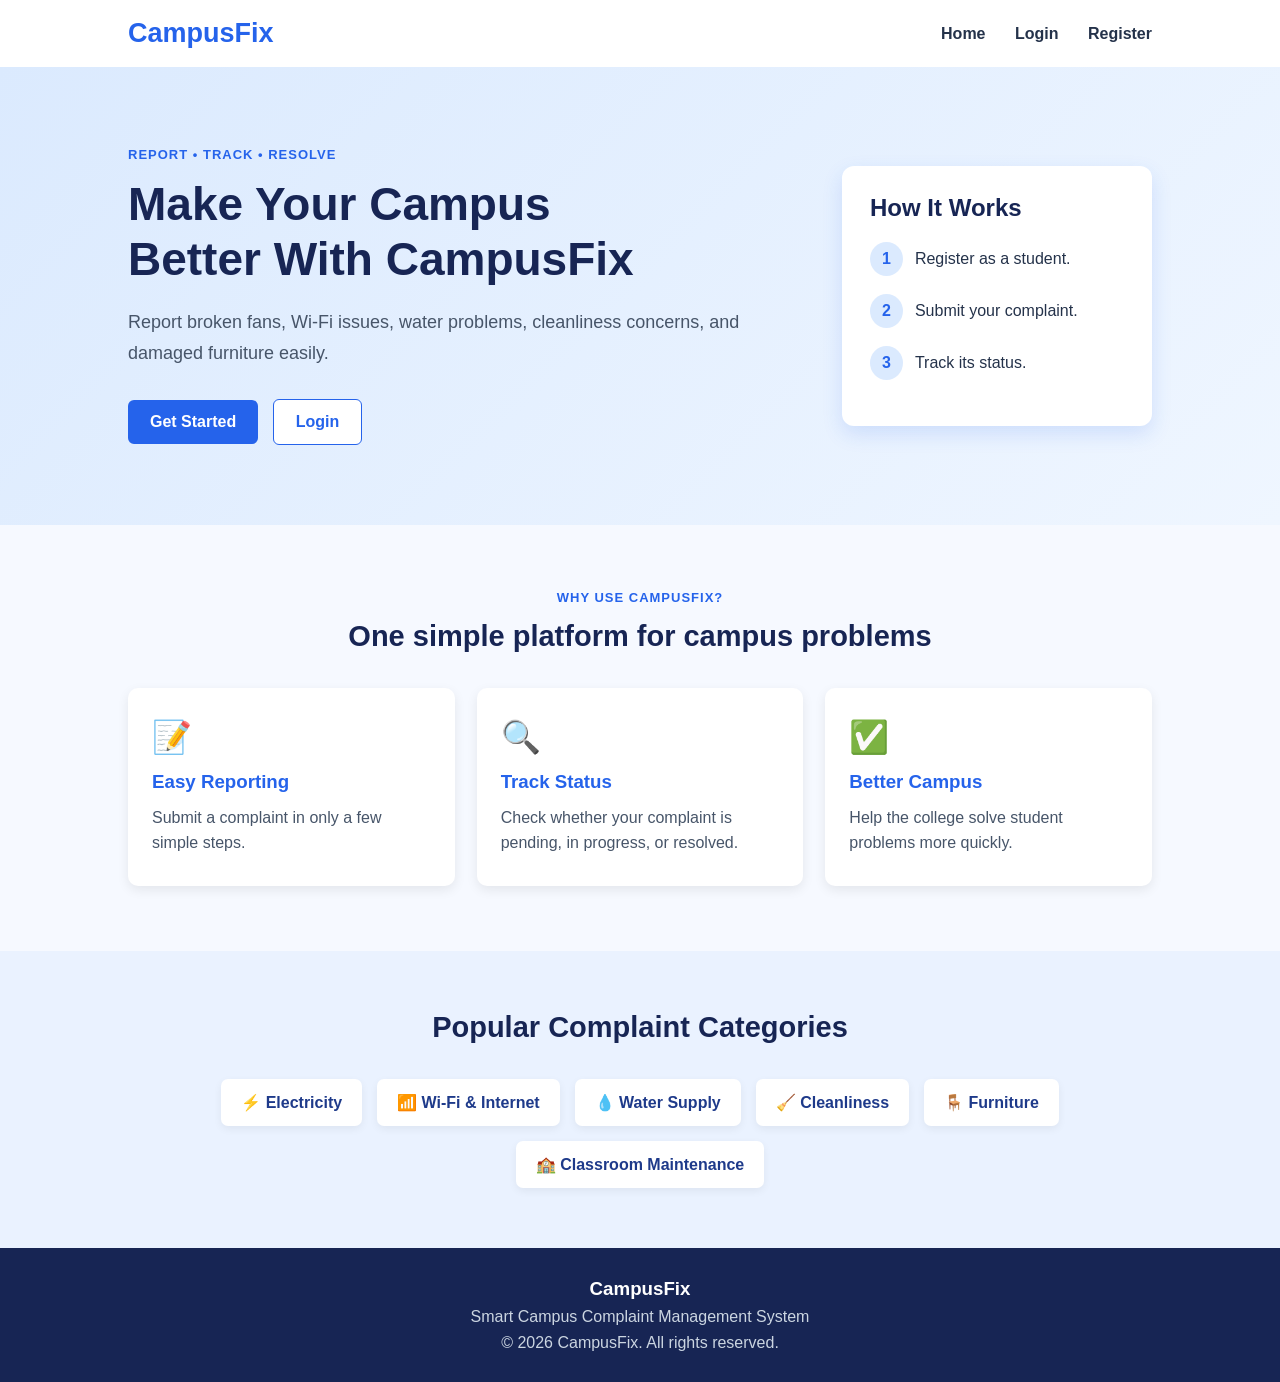
<file: Html/index.html>
<!DOCTYPE html>
<html lang="en">
<head>
    <meta charset="UTF-8">
    <meta name="viewport" content="width=device-width, initial-scale=1.0">
    <title>CampusFix</title>
    <link rel="stylesheet" href="../css/style.css">
</head>
<body>

    <!-- Navigation bar -->
    <header>
        <h2>CampusFix</h2>

        <nav>
            <a href="index.html">Home</a>
            <a href="login.html">Login</a>
            <a href="register.html">Register</a>
        </nav>
    </header>

    <!-- Main welcome section -->
    <section class="hero">
        <div class="hero-text">
            <p class="tag">REPORT • TRACK • RESOLVE</p>

            <h1>Make Your Campus<br>Better With CampusFix</h1>

            <p>
                Report broken fans, Wi-Fi issues, water problems,
                cleanliness concerns, and damaged furniture easily.
            </p>

            <a class="button" href="register.html">Get Started</a>
            <a class="login-button" href="login.html">Login</a>
        </div>

        <div class="box">
            <h2>How It Works</h2>

            <div class="step">
                <span>1</span>
                <p>Register as a student.</p>
            </div>

            <div class="step">
                <span>2</span>
                <p>Submit your complaint.</p>
            </div>

            <div class="step">
                <span>3</span>
                <p>Track its status.</p>
            </div>
        </div>
    </section>

    <!-- Main features -->
    <section class="features">
        <p class="section-tag">WHY USE CAMPUSFIX?</p>
        <h2>One simple platform for campus problems</h2>

        <div class="cards">
            <div class="card">
                <div class="icon">📝</div>
                <h3>Easy Reporting</h3>
                <p>Submit a complaint in only a few simple steps.</p>
            </div>

            <div class="card">
                <div class="icon">🔍</div>
                <h3>Track Status</h3>
                <p>Check whether your complaint is pending, in progress, or resolved.</p>
            </div>

            <div class="card">
                <div class="icon">✅</div>
                <h3>Better Campus</h3>
                <p>Help the college solve student problems more quickly.</p>
            </div>
        </div>
    </section>

    <!-- Complaint categories -->
    <section class="categories">
        <h2>Popular Complaint Categories</h2>

        <div class="category-list">
            <div>⚡ Electricity</div>
            <div>📶 Wi-Fi & Internet</div>
            <div>💧 Water Supply</div>
            <div>🧹 Cleanliness</div>
            <div>🪑 Furniture</div>
            <div>🏫 Classroom Maintenance</div>
        </div>
    </section>

    <footer>
        <h3>CampusFix</h3>
        <p>Smart Campus Complaint Management System</p>
        <p>© 2026 CampusFix. All rights reserved.</p>
    </footer>

</body>
</html>
</file>
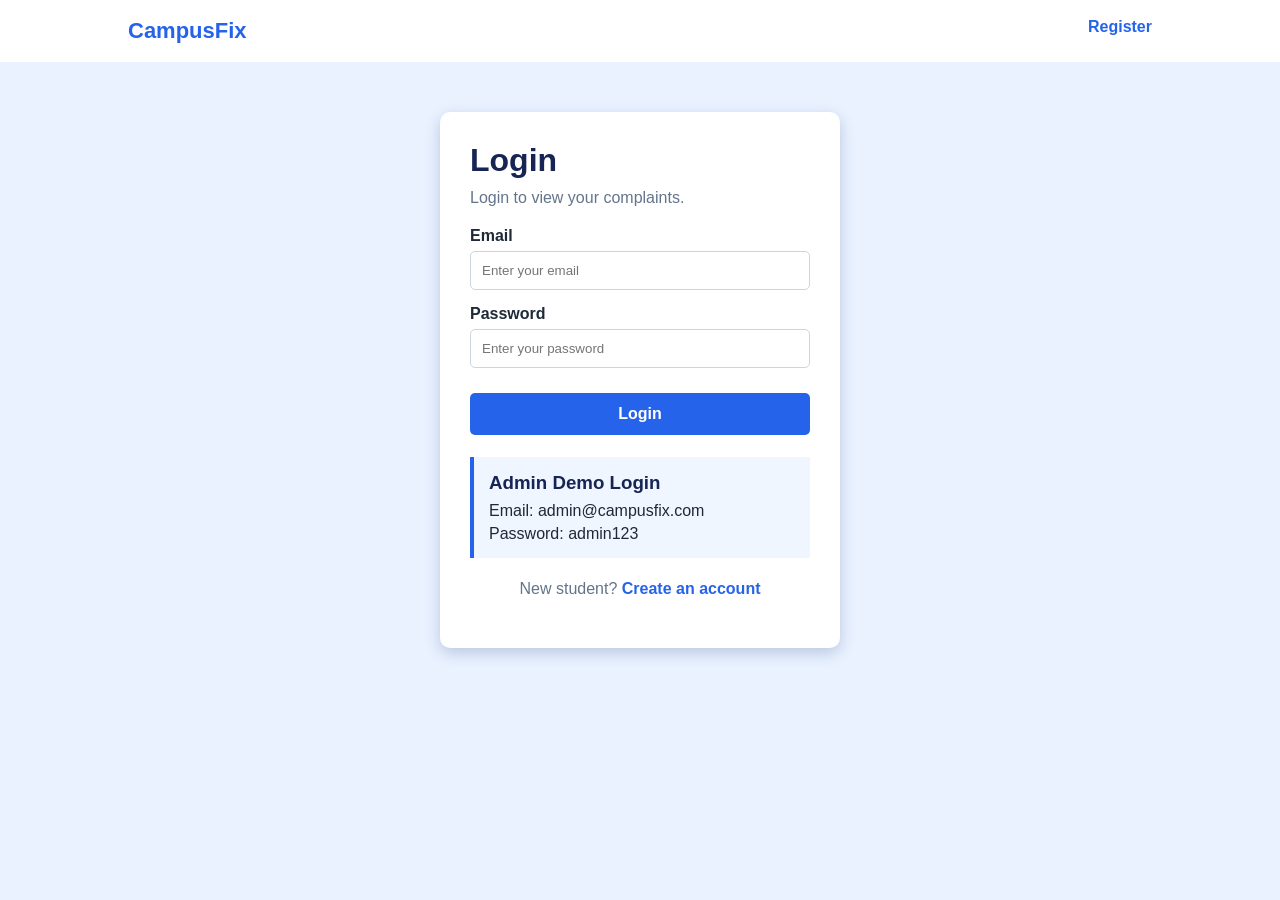
<file: Html/admin-dashboard.html>
<!DOCTYPE html>
<html>
<head>
    <title>Admin Dashboard</title>
    <link rel="stylesheet" href="../css/dashboard.css">
</head>
<body>

    <div class="dashboard">

        <div class="menu">
            <h2>CampusFix Admin</h2>

            <a href="admin-dashboard.html">All Complaints</a>

            <button id="logoutButton">Logout</button>
        </div>

        <div class="content">
            <h1>Admin Dashboard</h1>
            <p id="adminWelcome"></p>

            <div class="filters">
                <input type="text" id="adminSearch" placeholder="Search by title">

                <select id="adminStatusFilter">
                    <option value="">All Status</option>
                    <option>Pending</option>
                    <option>In Progress</option>
                    <option>Resolved</option>
                    <option>Rejected</option>
                </select>
            </div>

            <div id="adminComplaintList"></div>
        </div>

    </div>

    <script src="../js/storage.js"></script>
    <script src="../js/admin.js"></script>
</body>
</html>
</file>
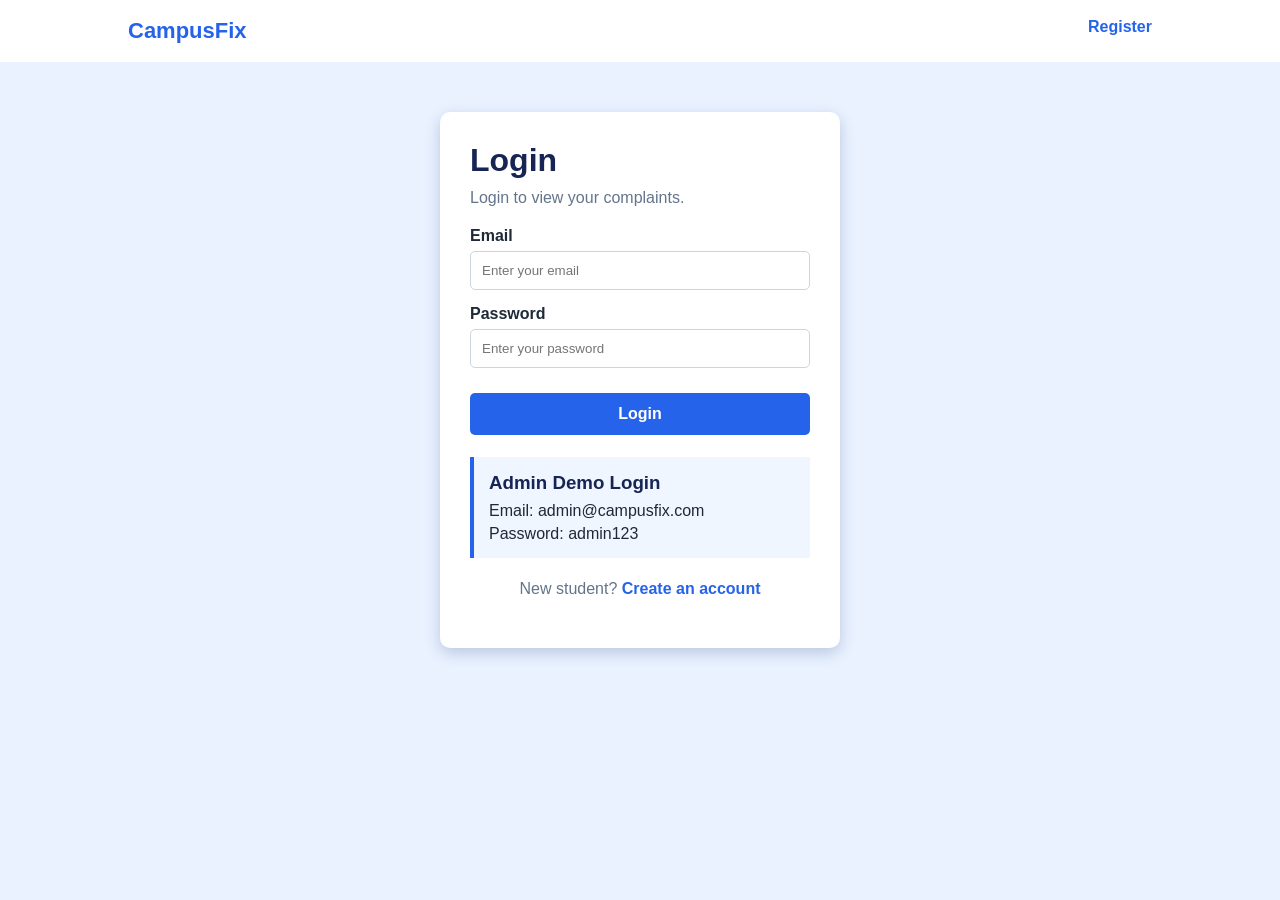
<file: Html/complaint-details.html>
<!DOCTYPE html>
<html>
<head>
    <title>Complaint Details</title>
    <link rel="stylesheet" href="../css/dashboard.css">
</head>
<body>

    <div class="dashboard">

        <div class="menu">
            <h2>CampusFix</h2>

            <a href="student-dashboard.html">Dashboard</a>
            <a href="submit-complaint.html">Submit Complaint</a>
            <a href="my-complaints.html">My Complaints</a>

            <button id="logoutButton">Logout</button>
        </div>

        <div class="content">
            <h1>Complaint Details</h1>

            <div id="detailsBox"></div>
        </div>

    </div>

    <script src="../js/storage.js"></script>
    <script src="../js/complaints.js"></script>
</body>
</html>
</file>
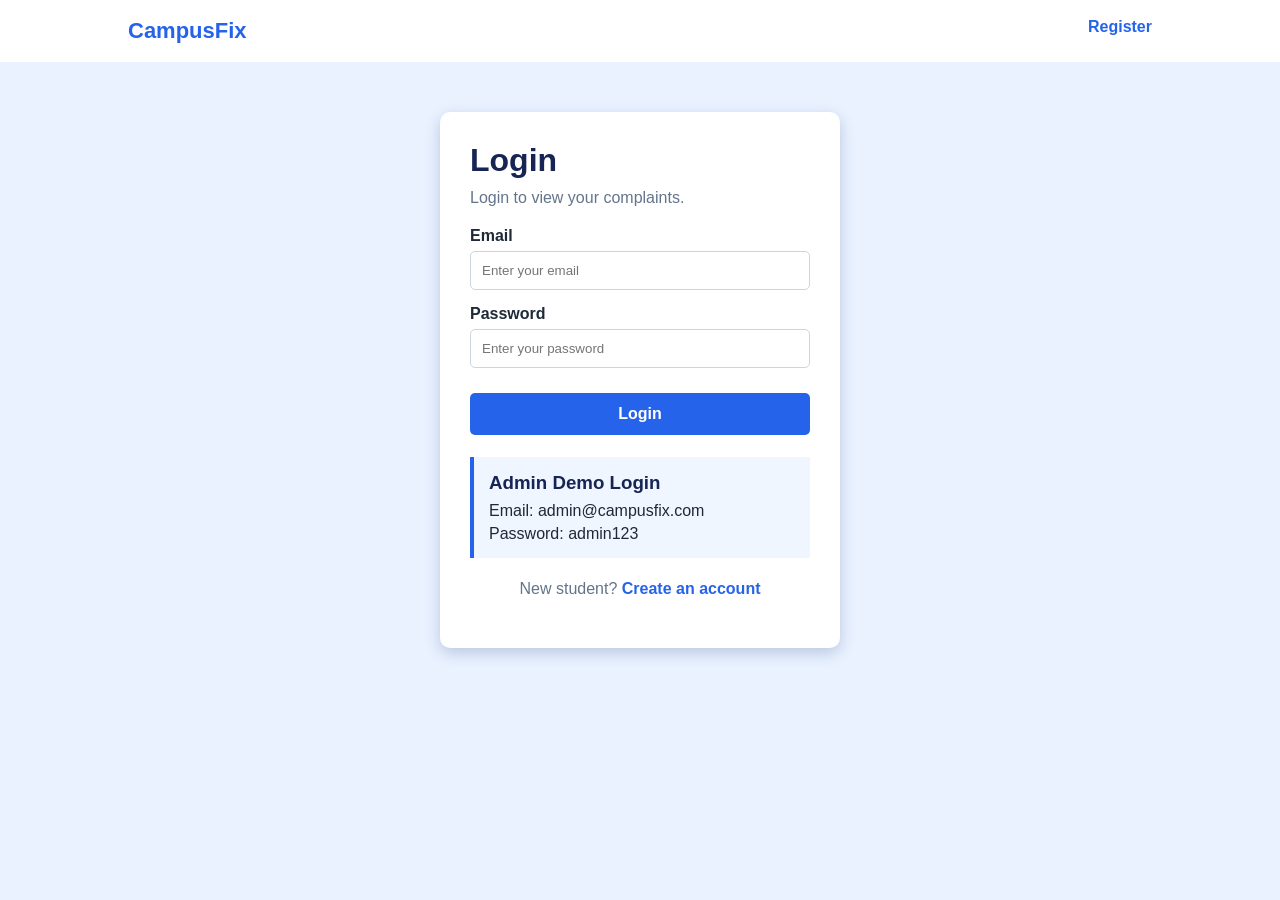
<file: Html/login.html>
<!DOCTYPE html>
<html>
<head>
    <title>Login | CampusFix</title>
    <link rel="stylesheet" href="../css/auth.css">
</head>
<body>

    <header>
        <a href="index.html">CampusFix</a>
        <a href="register.html">Register</a>
    </header>

    <div class="form-box">
        <h1>Login</h1>
        <p>Login to view your complaints.</p>

        <form id="loginForm">
            <label>Email</label>
            <input type="email" id="email" placeholder="Enter your email" required>

            <label>Password</label>
            <input type="password" id="password" placeholder="Enter your password" required>

            <button type="submit">Login</button>
        </form>

        <div class="admin-box">
            <h3>Admin Demo Login</h3>
            <p>Email: admin@campusfix.com</p>
            <p>Password: admin123</p>
        </div>

        <p class="link-text">
            New student?
            <a href="register.html">Create an account</a>
        </p>
    </div>
    <script src="../js/storage.js"></script>
    <script src="../js/auth.js"></script>
</body>
</html>
</file>
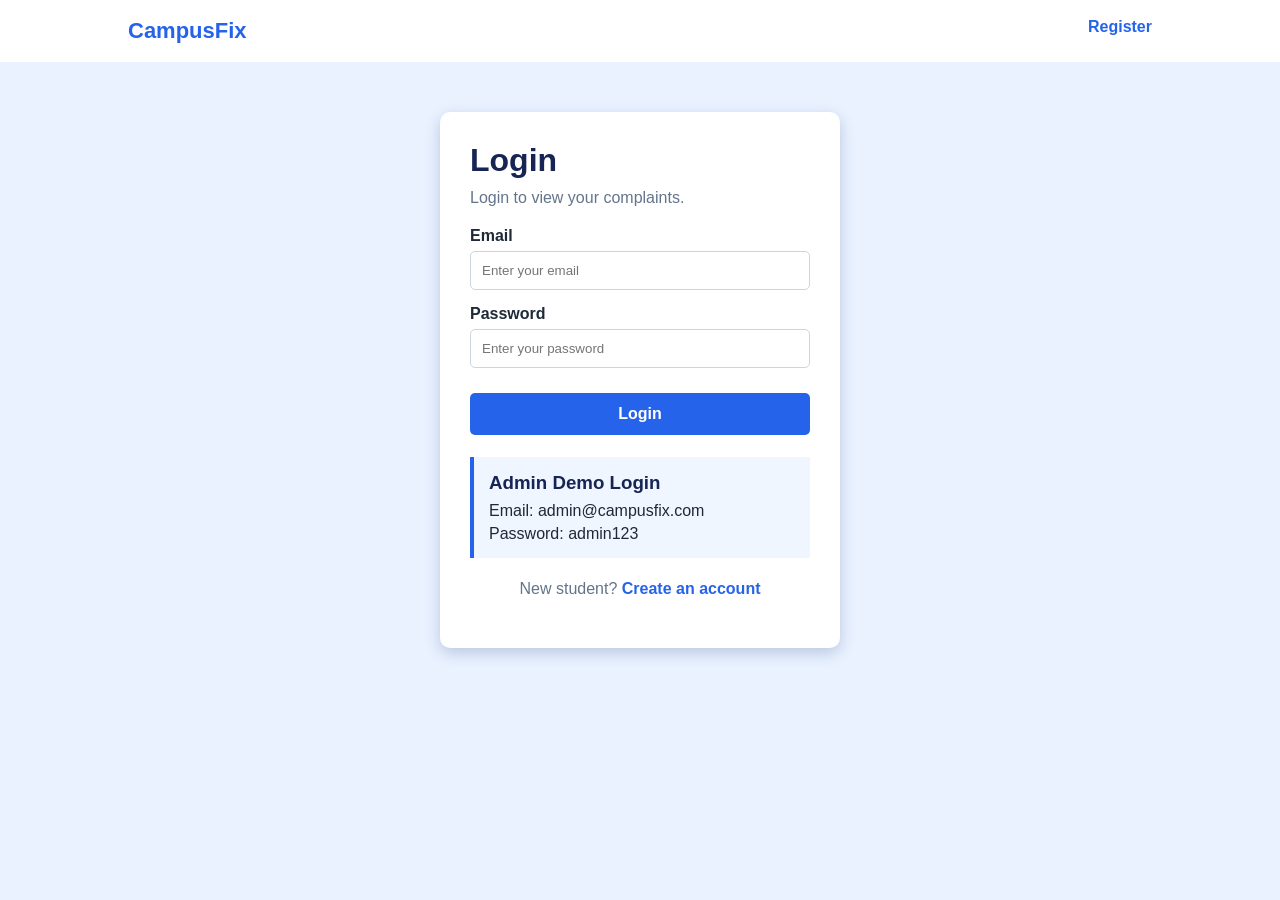
<file: Html/my-complaints.html>
<!DOCTYPE html>
<html>
<head>
    <title>My Complaints</title>
    <link rel="stylesheet" href="../css/dashboard.css">
</head>
<body>

    <div class="dashboard">

        <div class="menu">
            <h2>CampusFix</h2>

            <a href="student-dashboard.html">Dashboard</a>
            <a href="submit-complaint.html">Submit Complaint</a>
            <a href="my-complaints.html">My Complaints</a>

            <button id="logoutButton">Logout</button>
        </div>

        <div class="content">
            <h1>My Complaints</h1>

            <div class="filters">
                <input type="text" id="searchBox" placeholder="Search by title">

                <select id="categoryFilter">
                    <option value="">All Categories</option>
                    <option>Electricity</option>
                    <option>Wi-Fi and Internet</option>
                    <option>Classroom Maintenance</option>
                    <option>Water Supply</option>
                    <option>Cleanliness</option>
                    <option>Furniture</option>
                    <option>Other</option>
                </select>

                <select id="statusFilter">
                    <option value="">All Status</option>
                    <option>Pending</option>
                    <option>In Progress</option>
                    <option>Resolved</option>
                    <option>Rejected</option>
                </select>
            </div>

            <div id="complaintList"></div>
        </div>

    </div>

    <script src="../js/storage.js"></script>
    <script src="../js/complaints.js"></script>
</body>
</html>
</file>
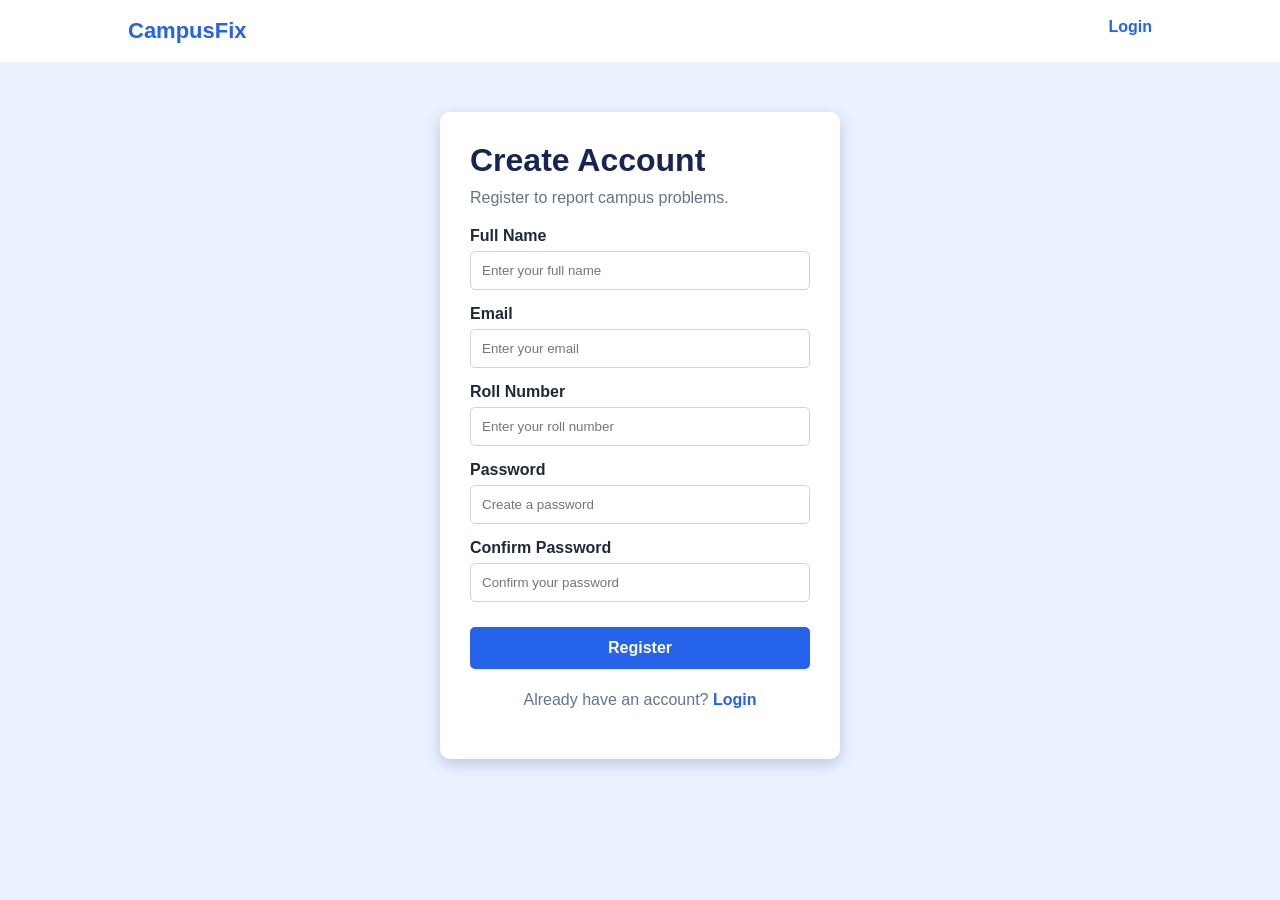
<file: Html/register.html>
<!DOCTYPE html>
<html>
<head>
    <title>Register | CampusFix</title>
    <link rel="stylesheet" href="../css/auth.css">
</head>
<body>

    <header>
        <a href="index.html">CampusFix</a>
        <a href="login.html">Login</a>
    </header>

    <div class="form-box">
        <h1>Create Account</h1>
        <p>Register to report campus problems.</p>

        <form id="registerForm">
            <label>Full Name</label>
            <input type="text" id="name" placeholder="Enter your full name" required>

            <label>Email</label>
            <input type="email" id="email" placeholder="Enter your email" required>

            <label>Roll Number</label>
            <input type="text" id="rollNumber" placeholder="Enter your roll number" required>

            <label>Password</label>
            <input type="password" id="password" placeholder="Create a password" required>

            <label>Confirm Password</label>
            <input type="password" id="confirmPassword" placeholder="Confirm your password" required>

            <button type="submit">Register</button>
        </form>

        <p class="link-text">
            Already have an account?
            <a href="login.html">Login</a>
        </p>
    </div>
    <script src="../js/storage.js"></script>
    <script src="../js/auth.js"></script>
</body>
</html>
</file>
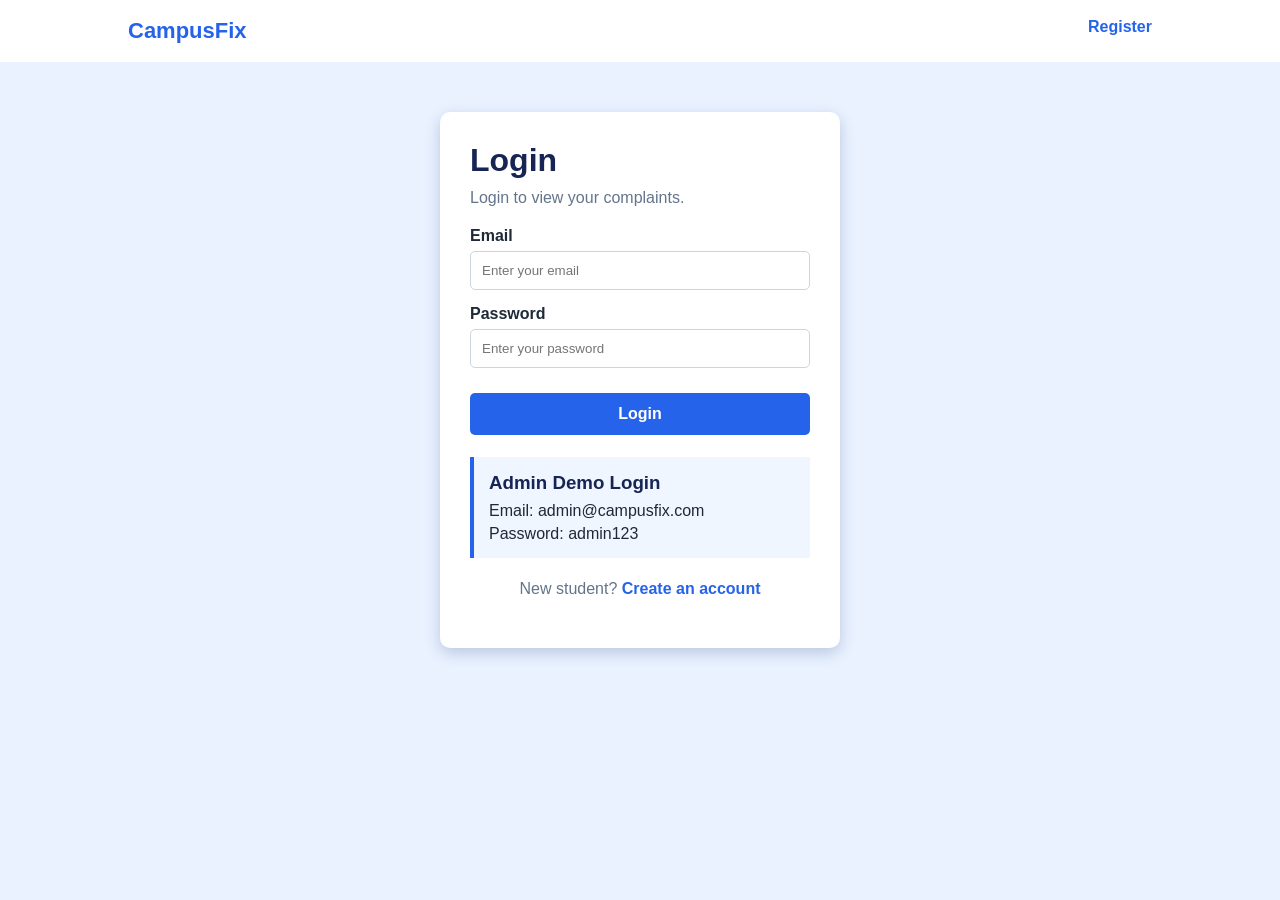
<file: Html/student-dashboard.html>
<!DOCTYPE html>
<html>
<head>
    <title>Student Dashboard</title>
    <link rel="stylesheet" href="../css/dashboard.css">
</head>
<body>

    <div class="dashboard">

        <div class="menu">
            <h2>CampusFix</h2>

            <a href="student-dashboard.html">Dashboard</a>
            <a href="submit-complaint.html">Submit Complaint</a>
            <a href="my-complaints.html">My Complaints</a>

            <button id="logoutButton">Logout</button>
        </div>

        <div class="content">
            <h1>Student Dashboard</h1>
            <p id="welcomeText"></p>

            <div class="cards">
                <div class="card">
                    <h2 id="totalCount">0</h2>
                    <p>Total Complaints</p>
                </div>

                <div class="card">
                    <h2 id="pendingCount">0</h2>
                    <p>Pending</p>
                </div>

                <div class="card">
                    <h2 id="progressCount">0</h2>
                    <p>In Progress</p>
                </div>

                <div class="card">
                    <h2 id="resolvedCount">0</h2>
                    <p>Resolved</p>
                </div>
            </div>

            <div class="message-box">
                <h2>Report a Problem</h2>
                <p>Submit a complaint for campus problems such as Wi-Fi, water, furniture, or electricity.</p>
                <a href="submit-complaint.html">Submit Complaint</a>
            </div>
        </div>

    </div>

    <script src="../js/storage.js"></script>
    <script src="../js/student.js"></script>
</body>
</html>
</file>
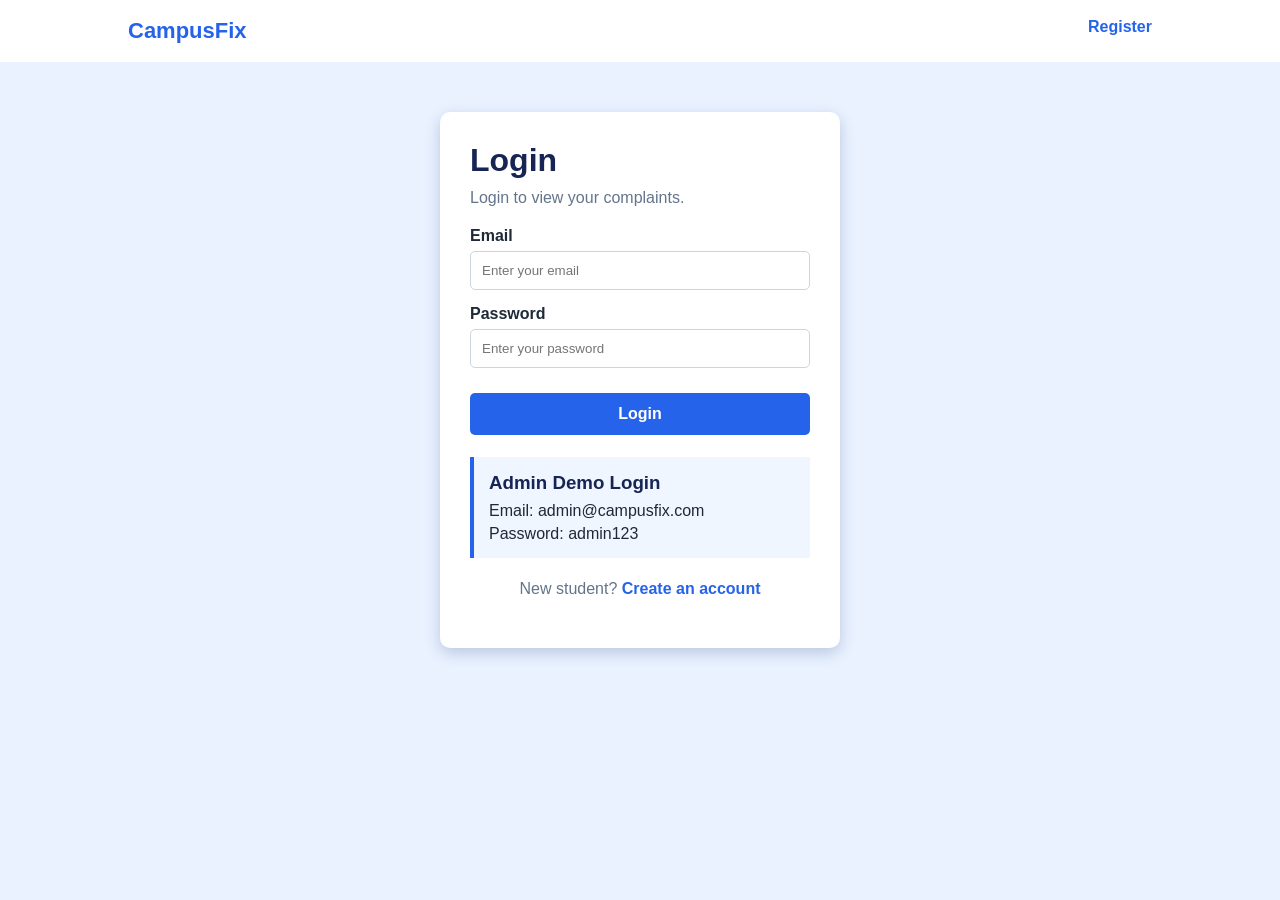
<file: Html/submit-complaint.html>
<!DOCTYPE html>
<html>
<head>
    <title>Submit Complaint</title>
    <link rel="stylesheet" href="../css/dashboard.css">
</head>
<body>

    <div class="dashboard">

        <div class="menu">
            <h2>CampusFix</h2>

            <a href="student-dashboard.html">Dashboard</a>
            <a href="submit-complaint.html">Submit Complaint</a>
            <a href="my-complaints.html">My Complaints</a>

            <button id="logoutButton">Logout</button>
        </div>

        <div class="content">
            <h1>Submit a Complaint</h1>
            <p class="page-text">Fill in the details of the campus problem.</p>

            <div class="form-area">
                <form id="complaintForm">

                    <label>Complaint Title</label>
                    <input type="text" id="title" placeholder="Example: Fan is not working" required>

                    <label>Category</label>
                    <select id="category" required>
                        <option value="">Select Category</option>
                        <option>Electricity</option>
                        <option>Wi-Fi and Internet</option>
                        <option>Classroom Maintenance</option>
                        <option>Water Supply</option>
                        <option>Cleanliness</option>
                        <option>Furniture</option>
                        <option>Other</option>
                    </select>

                    <label>Location</label>
                    <input type="text" id="location" placeholder="Example: Room 204, Block A" required>

                    <label>Priority</label>
                    <select id="priority" required>
                        <option value="">Select Priority</option>
                        <option>Low</option>
                        <option>Medium</option>
                        <option>High</option>
                    </select>

                    <label>Description</label>
                    <textarea id="description" placeholder="Explain the problem clearly" required></textarea>

                    <button type="submit">Submit Complaint</button>
                </form>
            </div>
        </div>

    </div>

    <script src="../js/storage.js"></script>
    <script src="../js/complaints.js"></script>
    <script src="../js/student.js"></script>
</body>
</html>
</file>
<file: css/style.css>
/* Removes default browser spacing */
* {
    margin: 0;
    padding: 0;
    box-sizing: border-box;
}

/* Common page style */
body {
    font-family: Arial, sans-serif;
    background-color: #f6f9ff;
    color: #24324a;
}

/* Navigation bar */
header {
    background-color: white;
    padding: 18px 10%;
    display: flex;
    justify-content: space-between;
    align-items: center;
    box-shadow: 0 2px 8px rgba(0, 0, 0, 0.08);
}

header h2 {
    color: #2563eb;
    font-size: 27px;
}

nav a {
    text-decoration: none;
    color: #24324a;
    margin-left: 25px;
    font-weight: bold;
}

nav a:hover {
    color: #2563eb;
}

/* Hero section */
.hero {
    background: linear-gradient(135deg, #dbeafe, #eff6ff);
    padding: 80px 10%;
    display: flex;
    justify-content: space-between;
    align-items: center;
    gap: 45px;
}

.hero-text {
    max-width: 620px;
}

.tag,
.section-tag {
    color: #2563eb;
    font-size: 13px;
    font-weight: bold;
    letter-spacing: 1px;
    margin-bottom: 15px;
}

.hero h1 {
    color: #172554;
    font-size: 46px;
    line-height: 1.2;
    margin-bottom: 20px;
}

.hero-text > p:not(.tag) {
    color: #475569;
    font-size: 18px;
    line-height: 1.7;
    margin-bottom: 30px;
}

/* Buttons */
.button,
.login-button {
    display: inline-block;
    text-decoration: none;
    padding: 13px 22px;
    border-radius: 6px;
    font-weight: bold;
    margin-right: 10px;
}

.button {
    background-color: #2563eb;
    color: white;
}

.button:hover {
    background-color: #1d4ed8;
}

.login-button {
    background-color: white;
    border: 1px solid #2563eb;
    color: #2563eb;
}

.login-button:hover {
    background-color: #dbeafe;
}

/* How it works box */
.box {
    background-color: white;
    width: 310px;
    padding: 28px;
    border-radius: 12px;
    box-shadow: 0 8px 20px rgba(37, 99, 235, 0.15);
}

.box h2 {
    color: #172554;
    margin-bottom: 20px;
}

.step {
    display: flex;
    align-items: center;
    gap: 12px;
    margin-bottom: 18px;
}

.step span {
    background-color: #dbeafe;
    color: #2563eb;
    font-weight: bold;
    padding: 8px 12px;
    border-radius: 50%;
}

.step p {
    line-height: 1.5;
}

/* Features */
.features {
    padding: 65px 10%;
    text-align: center;
}

.features h2,
.categories h2 {
    color: #172554;
    margin-bottom: 35px;
    font-size: 29px;
}

.cards {
    display: flex;
    gap: 22px;
}

.card {
    background-color: white;
    flex: 1;
    padding: 30px 24px;
    text-align: left;
    border-radius: 10px;
    box-shadow: 0 4px 12px rgba(0, 0, 0, 0.08);
}

.card:hover {
    transform: translateY(-5px);
}

.icon {
    font-size: 32px;
    margin-bottom: 15px;
}

.card h3 {
    color: #2563eb;
    margin-bottom: 12px;
}

.card p {
    color: #475569;
    line-height: 1.6;
}

/* Complaint categories */
.categories {
    background-color: #eaf2ff;
    padding: 60px 10%;
    text-align: center;
}

.category-list {
    display: flex;
    flex-wrap: wrap;
    justify-content: center;
    gap: 15px;
}

.category-list div {
    background-color: white;
    color: #1e3a8a;
    padding: 14px 20px;
    border-radius: 7px;
    font-weight: bold;
    box-shadow: 0 3px 8px rgba(0, 0, 0, 0.06);
}

/* Footer */
footer {
    background-color: #172554;
    color: white;
    text-align: center;
    padding: 30px;
}

footer h3 {
    margin-bottom: 8px;
}

footer p {
    margin-top: 8px;
    color: #cbd5e1;
}

/* Mobile styling */
@media (max-width: 768px) {
    header,
    .hero,
    .cards {
        flex-direction: column;
    }

    header {
        align-items: flex-start;
        gap: 15px;
    }

    nav a {
        margin-left: 0;
        margin-right: 15px;
    }

    .hero {
        padding: 55px 8%;
    }

    .hero h1 {
        font-size: 34px;
    }

    .box {
        width: 100%;
    }

    .card {
        width: 100%;
    }
}
@media (max-width: 500px) {
    header {
        padding: 15px;
    }

    header h2 {
        font-size: 23px;
    }

    nav a {
        margin-left: 10px;
        font-size: 14px;
    }

    .hero {
        padding: 45px 7%;
    }

    .hero h1 {
        font-size: 30px;
    }

    .button,
    .login-button {
        margin-top: 10px;
    }

    .categories,
    .features {
        padding: 45px 7%;
    }
}
</file>
<file: css/dashboard.css>
* {
    margin: 0;
    padding: 0;
    box-sizing: border-box;
}

body {
    font-family: Arial, sans-serif;
    background-color: #f4f7fb;
}

.dashboard {
    display: flex;
    min-height: 100vh;
}

/* Left menu */
.menu {
    width: 220px;
    background-color: #172554;
    padding: 25px;
}

.menu h2 {
    color: white;
    margin-bottom: 25px;
}

.menu a {
    display: block;
    color: white;
    text-decoration: none;
    padding: 10px;
    margin-bottom: 10px;
}

.menu a:hover {
    background-color: #2563eb;
}

.menu button {
    width: 100%;
    padding: 10px;
    margin-top: 20px;
    background-color: #ef4444;
    color: white;
    border: none;
    cursor: pointer;
}

/* Right content */
.content {
    padding: 40px;
    width: 100%;
}

.content h1 {
    color: #172554;
}

#welcomeText {
    margin: 10px 0 30px;
}

/* Complaint number cards */
.cards {
    display: flex;
    gap: 15px;
    margin-bottom: 30px;
}

.card {
    background-color: white;
    padding: 20px;
    width: 180px;
    border-left: 5px solid #2563eb;
}

.card h2 {
    color: #2563eb;
    margin-bottom: 8px;
}

/* Bottom message */
.message-box {
    background-color: #eaf2ff;
    padding: 25px;
}

.message-box h2 {
    color: #172554;
    margin-bottom: 10px;
}

.message-box p {
    margin-bottom: 20px;
}

.message-box a {
    background-color: #2563eb;
    color: white;
    padding: 10px 15px;
    text-decoration: none;
}

/* Mobile layout */
@media (max-width: 700px) {
    .dashboard {
        flex-direction: column;
    }

    .menu {
        width: 100%;
    }

    .cards {
        flex-wrap: wrap;
    }

    .content {
        padding: 25px;
    }
}
.page-text {
    margin: 10px 0 25px;
}

/* Complaint form */
.form-area {
    background-color: white;
    max-width: 650px;
    padding: 25px;
}

.form-area label {
    display: block;
    font-weight: bold;
    margin-top: 15px;
    margin-bottom: 6px;
}

.form-area input,
.form-area select,
.form-area textarea {
    width: 100%;
    padding: 10px;
    border: 1px solid #cbd5e1;
}

.form-area textarea {
    height: 110px;
    resize: vertical;
}

.form-area button {
    background-color: #2563eb;
    color: white;
    border: none;
    padding: 12px 18px;
    margin-top: 22px;
    cursor: pointer;
}
/* Search and filter area */
.filters {
    display: flex;
    gap: 15px;
    margin: 25px 0;
}

.filters input,
.filters select {
    padding: 10px;
    border: 1px solid #cbd5e1;
}

/* Complaint cards */
.complaint-card {
    background-color: white;
    padding: 20px;
    margin-bottom: 15px;
    border-left: 5px solid #2563eb;
}

.complaint-card h3 {
    color: #172554;
    margin-bottom: 12px;
}

.complaint-card p {
    margin-top: 7px;
}

/* Mobile filters */
@media (max-width: 700px) {
    .filters {
        flex-direction: column;
    }
}
/* Admin complaint cards */
.admin-card {
    background-color: white;
    padding: 20px;
    margin-bottom: 20px;
    border-left: 5px solid #2563eb;
}

.admin-card h3 {
    color: #172554;
    margin-bottom: 12px;
}

.admin-card p {
    margin-top: 7px;
}

.admin-card label {
    display: block;
    font-weight: bold;
    margin-top: 15px;
    margin-bottom: 5px;
}

.admin-card select,
.admin-card textarea {
    width: 100%;
    padding: 10px;
}

.admin-card textarea {
    height: 80px;
}

.admin-card button {
    background-color: #2563eb;
    color: white;
    border: none;
    padding: 10px 15px;
    margin-top: 15px;
    margin-right: 10px;
    cursor: pointer;
}

.admin-card .delete-button {
    background-color: #ef4444;
}
/* Complaint details */
.details-card {
    background-color: white;
    max-width: 700px;
    padding: 25px;
    border-left: 5px solid #2563eb;
}

.details-card h2,
.details-card h3 {
    color: #172554;
    margin-bottom: 15px;
}

.details-card p {
    margin-top: 12px;
    line-height: 1.5;
}

.details-card hr {
    margin: 20px 0;
}

/* View details button */
.details-button {
    display: inline-block;
    background-color: #2563eb;
    color: white;
    text-decoration: none;
    padding: 9px 14px;
    margin-top: 15px;
}
.details-button:hover {
    background-color: #1d4ed8;
}
@media (max-width: 500px) {
    .content {
        padding: 20px;
    }

    .menu {
        padding: 20px;
    }

    .card {
        width: 100%;
    }

    .admin-card,
    .complaint-card,
    .details-card {
        padding: 15px;
    }
}
</file>
<file: css/auth.css>
* {
    margin: 0;
    padding: 0;
    box-sizing: border-box;
}

body {
    font-family: Arial, sans-serif;
    background-color: #eaf2ff;
    color: #1f2937;
}

header {
    background-color: white;
    padding: 18px 10%;
    display: flex;
    justify-content: space-between;
}

header a {
    color: #2563eb;
    text-decoration: none;
    font-weight: bold;
    font-size: 22px;
}

header a:last-child {
    font-size: 16px;
}

/* Form card */
.form-box {
    background-color: white;
    width: 400px;
    margin: 50px auto;
    padding: 30px;
    border-radius: 10px;
    box-shadow: 0 5px 15px #b8c7e0;
}

.form-box h1 {
    color: #172554;
    margin-bottom: 10px;
}

.form-box > p {
    color: #64748b;
    margin-bottom: 20px;
}

label {
    display: block;
    font-weight: bold;
    margin-top: 15px;
    margin-bottom: 6px;
}

input {
    width: 100%;
    padding: 11px;
    border: 1px solid #cbd5e1;
    border-radius: 5px;
}

input:focus {
    border-color: #2563eb;
    outline: none;
}

button {
    width: 100%;
    padding: 12px;
    margin-top: 25px;
    border: none;
    border-radius: 5px;
    background-color: #2563eb;
    color: white;
    font-size: 16px;
    font-weight: bold;
    cursor: pointer;
}

button:hover {
    background-color: #1d4ed8;
}

.admin-box {
    background-color: #eff6ff;
    padding: 15px;
    margin-top: 22px;
    border-left: 4px solid #2563eb;
}

.admin-box h3 {
    margin-bottom: 8px;
    color: #172554;
}

.admin-box p {
    margin-top: 5px;
}

.link-text {
    text-align: center;
    margin-top: 22px;
}

.link-text a {
    color: #2563eb;
    font-weight: bold;
    text-decoration: none;
}

@media (max-width: 500px) {
    .form-box {
        width: 90%;
        margin: 30px auto;
    }
}
@media (max-width: 400px) {
    .form-box {
        width: 94%;
        padding: 20px;
    }

    header {
        padding: 15px;
    }
}
</file>
